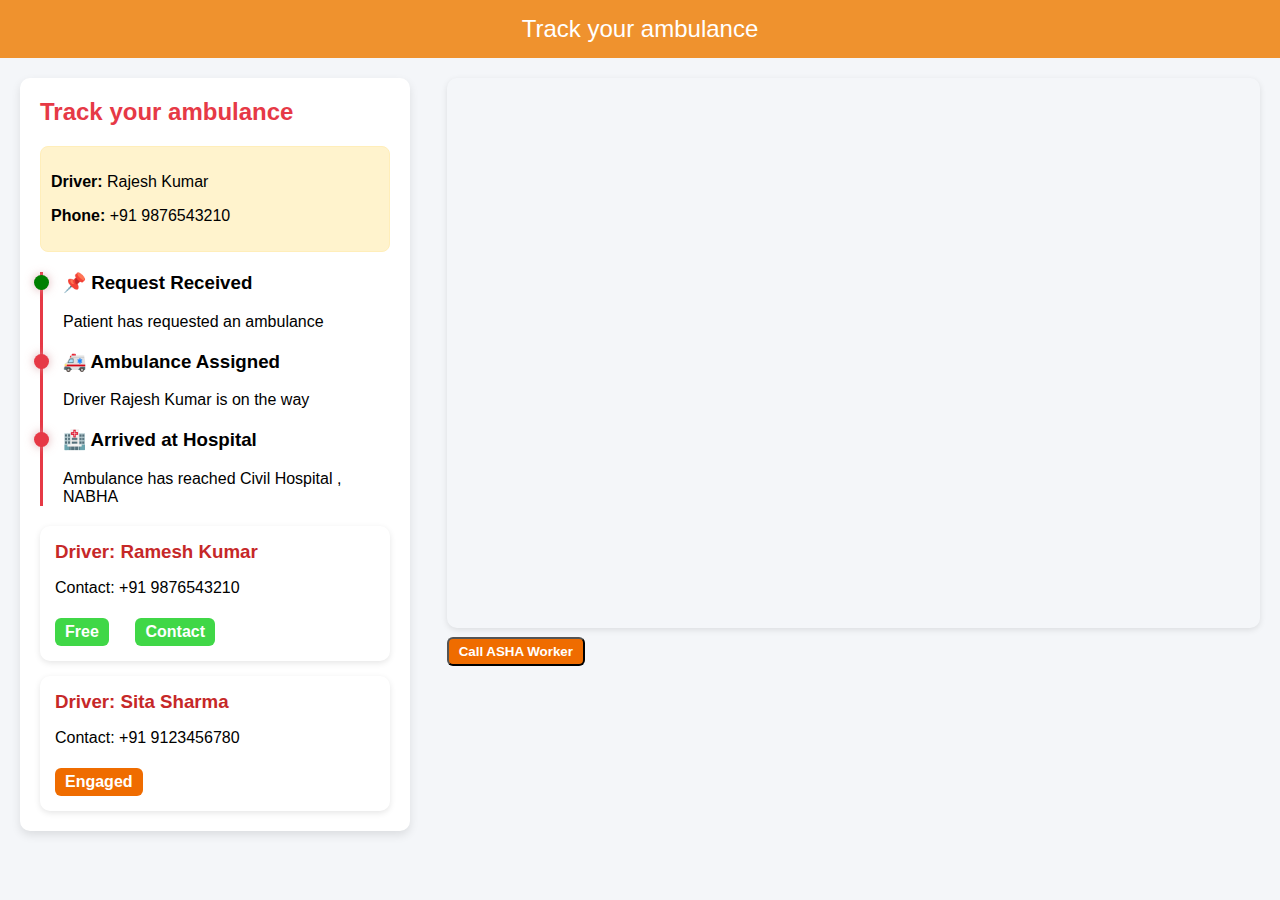
<file: Nirogya-main/Ambulance Tracking System/ambulance.html>
<!DOCTYPE html>
<html lang="en">
<head>
  <meta charset="UTF-8" />
  <meta name="viewport" content="width=device-width, initial-scale=1.0" />
  <title>Ambulance Tracking</title>
  <style>
    body {
      font-family: Arial, sans-serif;
      background: #f4f6f9;
      margin: 0;
      padding: 0;
    }
    header {
      background: #ef922e;
      color: white;
      padding: 15px;
      text-align: center;
      font-size: 1.5rem;
    }
    .container {
      display: grid;
      grid-template-columns: 1fr 2fr;
      gap: 20px;
      padding: 20px;
    }
    .ambulance-card {
      background: white;
      padding: 15px;
      border-radius: 10px;
      box-shadow: 0 2px 6px rgba(0,0,0,0.1);
    }
    .ambulance-card h3 {
      margin: 0;
      color: #c62828;
    }
    .status {
      font-weight: bold;
      padding: 5px 10px;
      border-radius: 6px;
      display: inline-block;
      margin-top: 5px;
    }
    .free { background: #40d747; color: white; }
    .engaged { background: #ef6c00; color: white; }
    iframe {
      width: 100%;
      height: 550px;
      border: 0;
      border-radius: 10px;
      box-shadow: 0 2px 6px rgba(0,0,0,0.1);
    }
    /* Status panel */
    .status-panel {
      width: 350px;
      padding: 20px;
      background: #fff;
      border-radius: 10px;
      box-shadow: 0 4px 10px rgba(0,0,0,0.1);
    }

    .status-panel h2 {
      margin-top: 0;
      color: #e63946;
    }

    .driver-info {
      margin: 15px 0;
      padding: 10px;
      background: #fff3cd;
      border: 1px solid #ffeeba;
      border-radius: 8px;
    }

    .timeline {
      margin-top: 20px;
      padding-left: 20px;
      border-left: 3px solid #e63946;
    }

    .timeline-step {
      margin-bottom: 20px;
      position: relative;
    }

    .timeline-step::before {
      content: '';
      width: 15px;
      height: 15px;
      background: #e63946;
      border-radius: 50%;
      position: absolute;
      left: -29px;
      top: 3px;
      box-shadow: 0 0 10px rgba(215, 154, 159, 0.8);
    }

    .timeline-step.active::before {
      background: green;
    }

    .timeline-step p {
      margin: 5px 0;
    }

  </style>
</head>
<body>
  <header>Track your ambulance</header>
  
  <div class="container">
 

      
  <!-- Status Panel -->
  <div class="status-panel">
    <h2>Track your ambulance </h2>
    <div class="driver-info">
      <p><b>Driver:</b> Rajesh Kumar</p>
      <p><b>Phone:</b> +91 9876543210</p>
    </div>

    <div class="timeline">
      <div class="timeline-step active">
        <h3>📌 Request Received</h3>
        <p>Patient has requested an ambulance</p>
      </div>
      <div class="timeline-step">
        <h3>🚑 Ambulance Assigned</h3>
        <p>Driver Rajesh Kumar is on the way</p>
      </div>
      <div class="timeline-step">
        <h3>🏥 Arrived at Hospital</h3>
        <p>Ambulance has reached Civil Hospital , NABHA </p>
      </div>
    </div>
       <!-- Left Panel: Ambulance Info -->
    <div>
      <div class="ambulance-card">
        <h3>Driver: Ramesh Kumar</h3>
        <p>Contact: +91 9876543210</p>
        <span class="status free">Free</span>&nbsp;&nbsp;&nbsp;&nbsp;&nbsp;
        <span class="status free">Contact</span>
      </div>

      <div class="ambulance-card" style="margin-top:15px;">
        <h3>Driver: Sita Sharma</h3>
        <p>Contact: +91 9123456780</p>
        <span class="status engaged">Engaged</span>

      </div>
  </div>
    </div>
    
    
    <!-- Right Panel: Tracking Map -->
    <div>
      <iframe 
        src="https://www.google.com/maps/embed?pb=!1m18!1m12!1m3!1d3561.528876737291!2d92.7932!3d24.7595!2m3!1f0!2f0!3f0!3m2!1i1024!2i768!4f13.1!3m3!1m2!1s0x374c58cfdf60c02f%3A0x37e9c3e7a60f9d8a!2sNIT%20Silchar!5e0!3m2!1sen!2sin!4v1707723986749!5m2!1sen!2sin" 
        allowfullscreen="" 
        loading="lazy">
      </iframe>
          <button class="status engaged"> Call ASHA Worker</button>
    </div>

  </div>
  
</body>
</html>
</file>
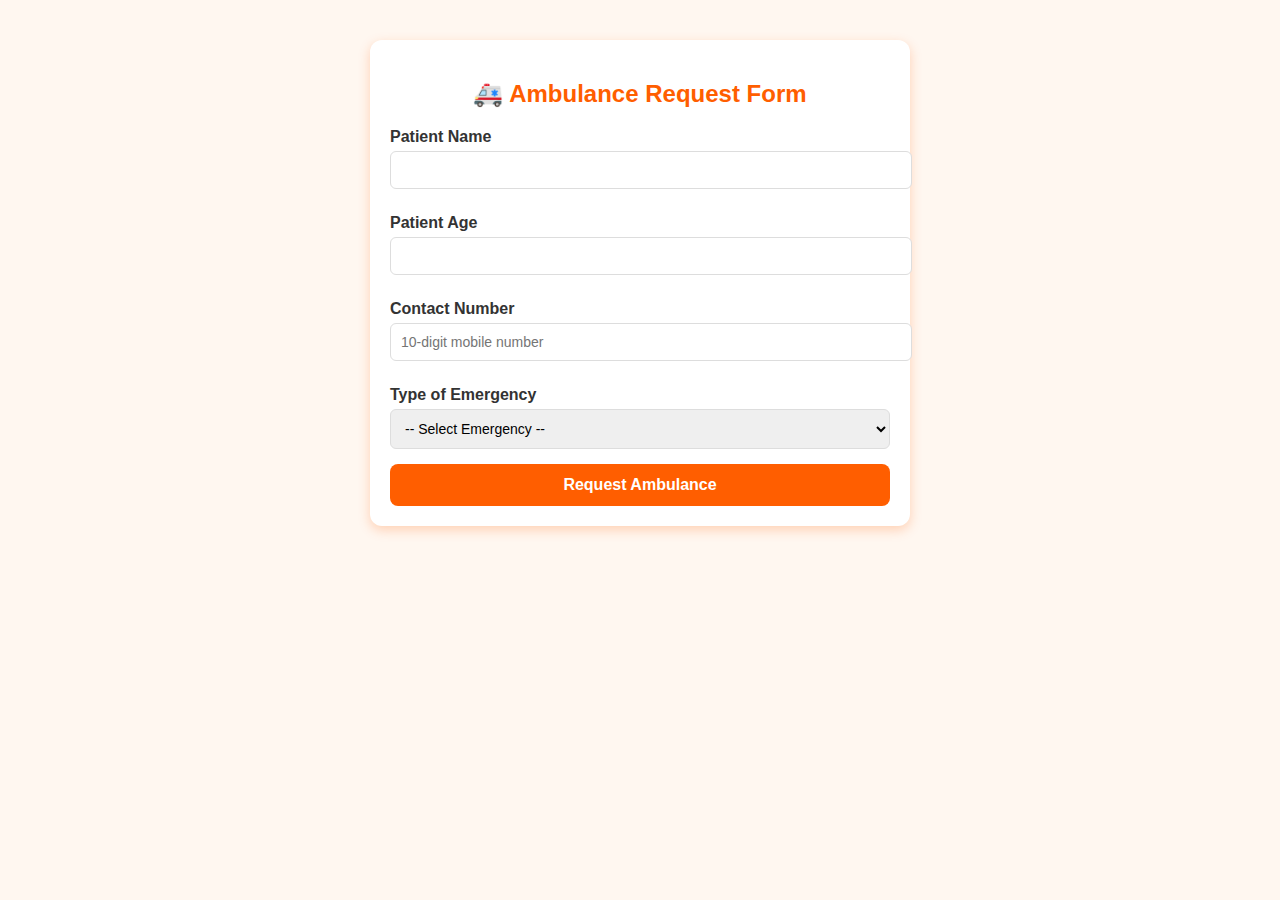
<file: Nirogya-main/Ambulance Tracking System/request.html>
<!DOCTYPE html>
<html lang="en">
  <head>
    <meta charset="UTF-8" />
    <meta name="viewport" content="width=device-width, initial-scale=1.0" />
    <title>Ambulance Request Form</title>
    <style>
      body {
        font-family: Arial, sans-serif;
        background: #fff7f0;
        margin: 0;
        padding: 0;
      }

      .form-container {
        width: 90%;
        max-width: 500px;
        margin: 40px auto;
        padding: 20px;
        background: #ffffff;
        border-radius: 12px;
        box-shadow: 0 4px 12px rgba(255, 94, 0, 0.25);
      }

      h2 {
        text-align: center;
        color: #ff5e00;
        margin-bottom: 20px;
      }

      label {
        font-weight: bold;
        display: block;
        margin: 10px 0 5px;
        color: #333;
      }

      input,
      select,
      textarea {
        width: 100%;
        padding: 10px;
        margin-bottom: 15px;
        border: 1px solid #ddd;
        border-radius: 6px;
        font-size: 14px;
      }

      textarea {
        resize: vertical;
        min-height: 80px;
      }

      button {
        width: 100%;
        padding: 12px;
        font-size: 16px;
        font-weight: bold;
        border: none;
        border-radius: 8px;
        background: #ff5e00;
        color: white;
        cursor: pointer;
        transition: background 0.3s ease;
      }

      button:hover {
        background: #e04d00;
      }
    </style>
  </head>
  <body>
    <div class="form-container">
      <h2>🚑 Ambulance Request Form</h2>
      <form>
        <label for="name">Patient Name</label>
        <input type="text" id="name" name="name" required />

        <label for="age">Patient Age</label>
        <input type="number" id="age" name="age" min="1" required />

        <label for="phone">Contact Number</label>
        <input
          type="tel"
          id="phone"
          name="phone"
          placeholder="10-digit mobile number"
          required
        />

        <label for="emergency">Type of Emergency</label>
        <select id="emergency" name="emergency" required>
          <option value="">-- Select Emergency --</option>
          <option value="accident">Accident</option>
          <option value="cardiac">Cardiac Emergency</option>
          <option value="pregnancy">Pregnancy</option>
          <option value="other">Other</option>
        </select>
        <button type="button" onclick="window.location.href='ambulance.html'">
          Request Ambulance
        </button>
      </form>
    </div>
  </body>
</html>
</file>
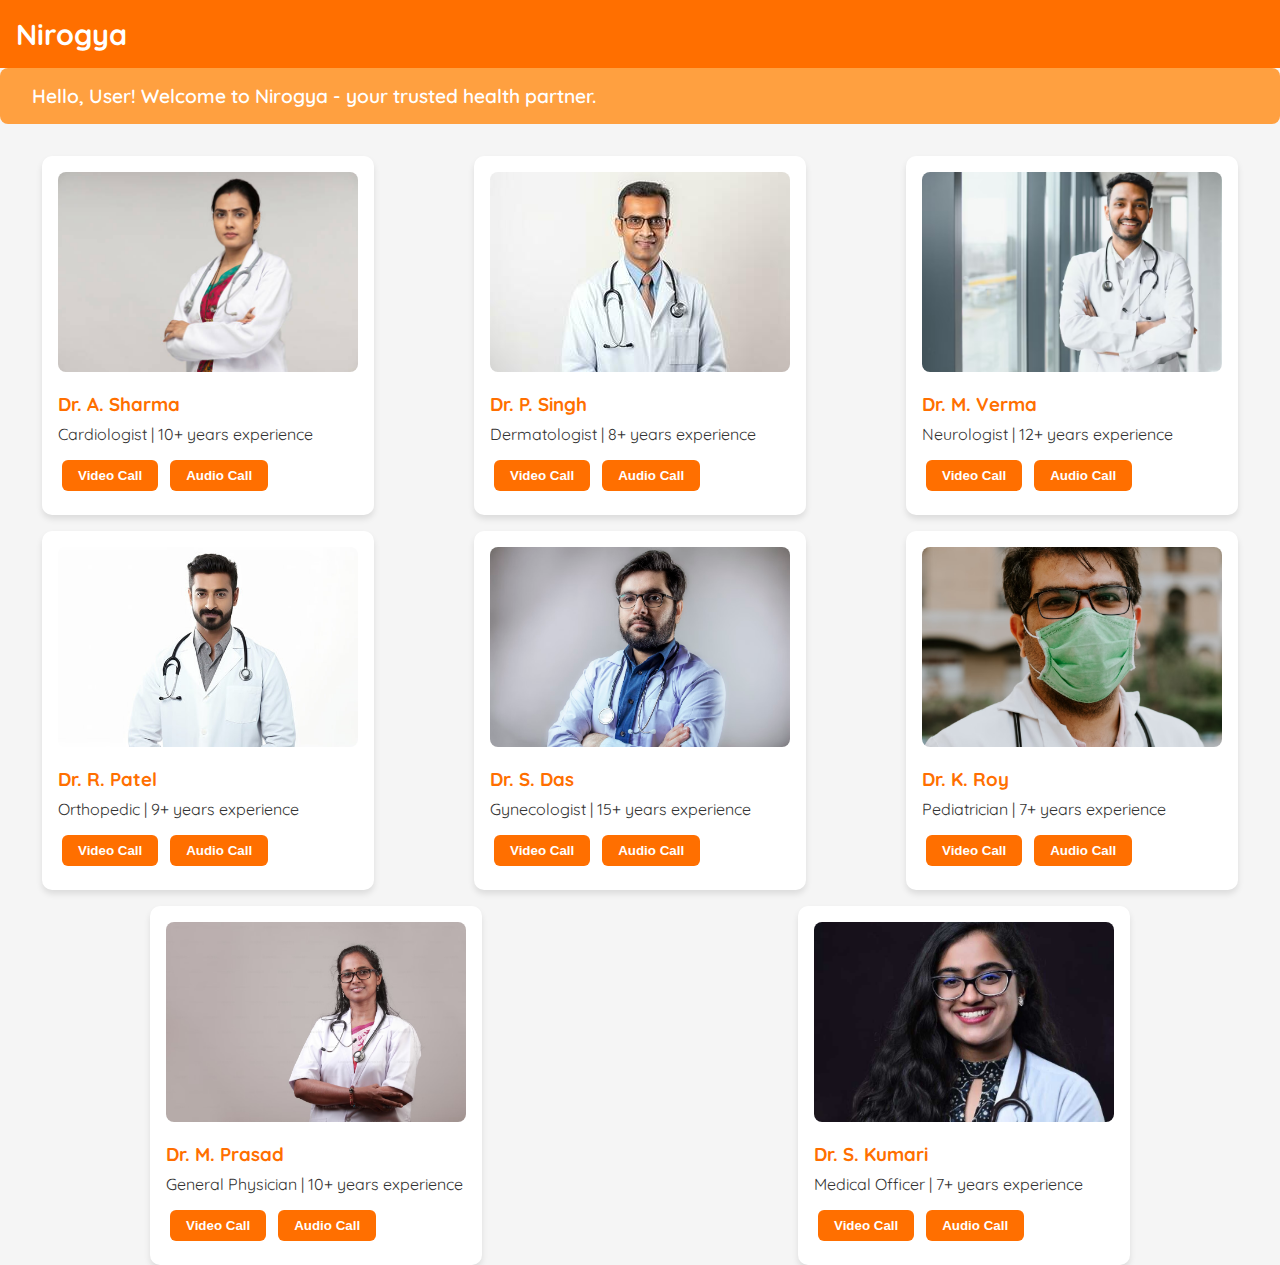
<file: Nirogya-main/User's Dashboard/userDashboard.html>
<!DOCTYPE html>
<html lang="en">
<head>
  <meta charset="UTF-8">
  <meta name="viewport" content="width=device-width, initial-scale=1.0">
  <title>Nirogya</title>
  <link href="https://fonts.googleapis.com/css2?family=Roboto:wght@400;700&family=Quicksand:wght@500;700&display=swap" rel="stylesheet">
  <link rel="stylesheet" href="./style.css">
  
</head>
<body>
  <header>    <h1>Nirogya</h1>
    </a> <br>
<!--       <div class="nirog-button"><a href="./Homepage/index.html"> Home </a></div> -->
  </header>

  <div class="welcome" id="welcomeMessage">
    Hello, User! Welcome to Nirogya - your trusted health partner.
  </div>
  
    <div class="doctor-list" id="doctorList">
     
    </div>
  </div>

  <div class="form-modal" id="consultForm">
    <div class="form-box">
      <span onclick="closeForm1()" style="float:right; cursor:pointer; font-weight:bold; color:#e76f51; font-size: 1.2rem;">&times;</span>
      <h2 id="formTitle">Consultation Form</h2>
      <input type="text" placeholder="Your Name" required>
      <button onclick="closeForm()">Request Call</button>
    </div>
  </div>
  

<script src="./script.js"></script>
</body>
</html>
</file>
<file: Nirogya-main/User's Dashboard/style.css>
.nirog-button {
    background-color: #e76f51;
    color: #fff;
    padding: 10px 24px;
    font-size: 1rem;
    font-weight: 600;
    border: none;
    border-radius: 8px;
    cursor: pointer;
    box-shadow: 0 4px 12px rgba(0, 0, 0, 0.1);
    transition: background-color 0.3s ease, transform 0.2s ease;
    font-family: 'Roboto', sans-serif;
    text-decoration: none;
  }

  .nirog-button:hover {
    background-color: #d65a31;
    transform: translateY(-2px);
  }

  .button {
    text-align: center;
    margin-top: 1.5rem;
  }
    :root {
      --orange: #ff6f00;
      --light-orange: #ffa040;
      --white: #ffffff;
      --gray: #f5f5f5;
      --text-color: #333333;
      --green: #43a047;
    }

    body {
      font-family: 'Quicksand', sans-serif;
      margin: 0;
      padding: 0;
      background-color: var(--gray);
      color: var(--text-color);
    }

    header {
      background-color: var(--orange);
      padding: 1rem;
      display: flex;
      align-items: center;
      justify-content: space-between;
      flex-wrap: wrap;
    }

    header img {
      height: 50px;
    }

    header h1 {
      color: var(--white);
      font-size: 1.8rem;
      margin: 0;
    }

    .container {
      padding: 2rem;
    }

    .welcome {
      background-color: var(--light-orange);
      color: white;
      padding: 1rem 2rem;
      border-radius: 8px;
      margin-bottom: 2rem;
      font-size: 1.2rem;
      font-weight: 600;
    }

    .doctor-list {
      display: flex;
      flex-wrap: wrap;
      gap: 1rem;
      justify-content: space-around;
    }

    .doctor-card {
      background: white;
      border-radius: 10px;
      padding: 1rem;
      box-shadow: 0 4px 6px rgba(0,0,0,0.1);
      width: 300px;
      transition: transform 0.3s ease;
    }

    .doctor-card:hover {
      transform: scale(1.03);
    }

    .doctor-card img {
      width: 100%;
      border-radius: 8px;
      height: 200px;
      object-fit: cover;
    }

    .doctor-info {
      margin-top: 1rem;
    }

    .doctor-info h3 {
      margin: 0;
      color: var(--orange);
    }

    .doctor-info p {
      margin: 0.5rem 0;
    }

    .consult-btns button {
      margin: 0.5rem 0.25rem;
      padding: 0.5rem 1rem;
      background-color: var(--orange);
      border: none;
      color: white;
      border-radius: 6px;
      cursor: pointer;
      font-weight: bold;
    }

    .consult-btns button:hover {
      background-color: var(--green);
    }

    .form-modal {
      display: none;
      position: fixed;
      top: 0;
      left: 0;
      width: 100%;
      height: 100%;
      background-color: rgba(0, 0, 0, 0.5);
      justify-content: center;
      align-items: center;
    }

    .form-box {
      background-color: white;
      padding: 2rem;
      border-radius: 10px;
      max-width: 400px;
      width: 90%;
    }

    .form-box input, .form-box select {
      width: 100%;
      margin: 0.5rem 0;
      padding: 0.5rem;
      border: 1px solid #ccc;
      border-radius: 6px;
    }

    .form-box button {
      background-color: var(--orange);
      color: white;
      padding: 0.5rem 1rem;
      border: none;
      border-radius: 6px;
      cursor: pointer;
      font-weight: bold;
    }
</file>
